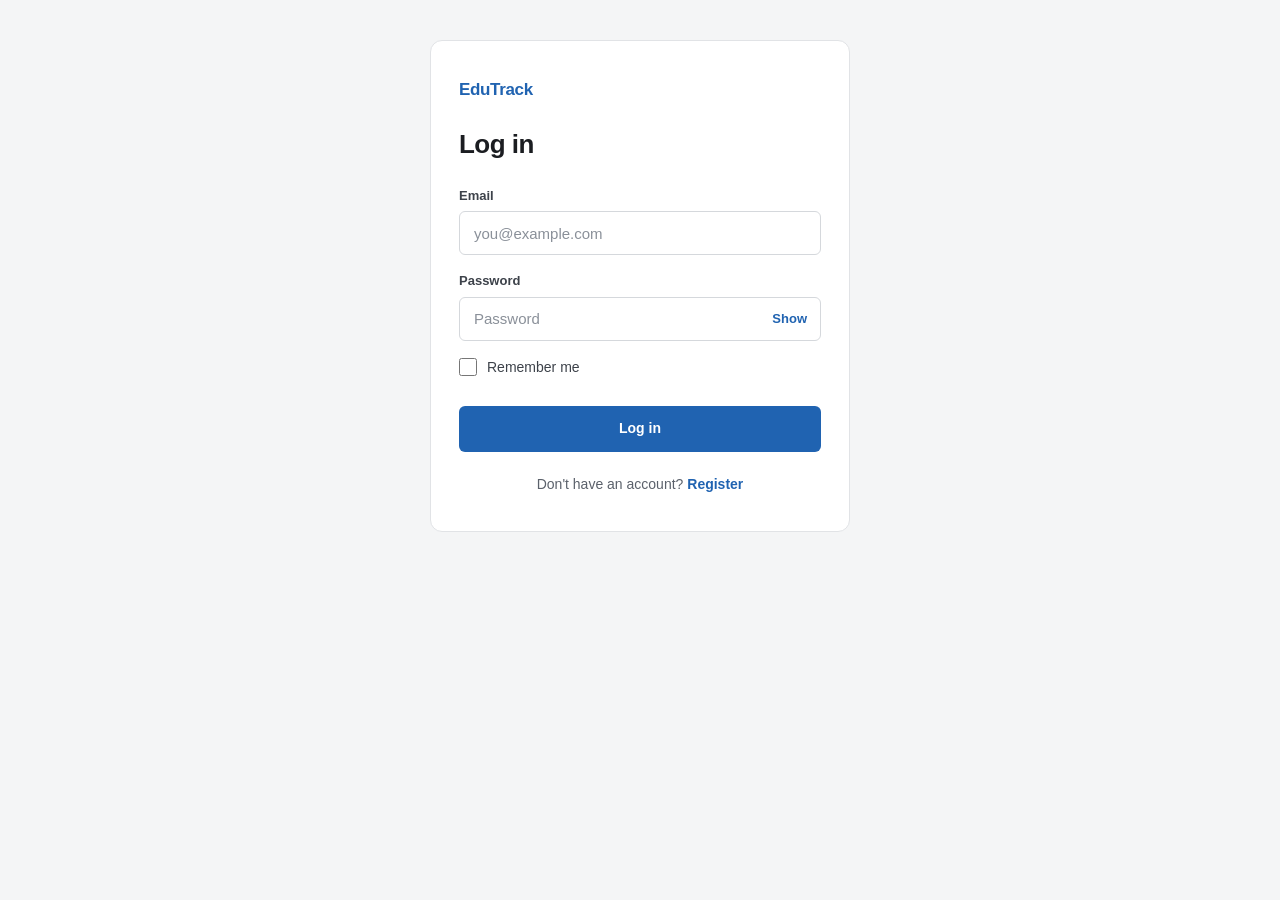
<file: pages/dashboard.html>
<!doctype html>
<html lang="en">
  <head>
    <meta charset="UTF-8" />
    <!-- Makes the page responsive on phones -->
    <meta name="viewport" content="width=device-width, initial-scale=1.0" />
    <title>Dashboard - EduTrack</title>

    <!-- CSS: main.css = shared styles, dashboard.css = styles of this page -->
    <link rel="stylesheet" href="../css/main.css" />
    <link rel="stylesheet" href="../css/dashborad.css" />
  </head>
  <body>
    <!-- Top bar: logo on the left, Log out button on the right -->
    <header class="site-header">
      <h4 class="logo">EduTrack</h4>
      <button type="button" id="logout-btn" class="btn btn-secondary">
        Log out
      </button>
    </header>

    <main class="dashboard">
      <!-- JS replaces this text with "Welcome, <name>" -->
      <h1 id="welcome" class="welcome">Welcome</h1>

      <!-- Two columns: profile on the left, courses on the right (one column on mobile) -->
      <div class="dashboard-grid">
        <!-- ===== Profile card ===== -->
        <section class="card profile-card">
          <!-- View mode: shows the profile details (JS fills the empty <dd> tags) -->
          <div id="profile-view">
            <h2 class="card-title">Profile</h2>
            <!-- Shown only if the profile fails to load -->
            <p id="profile-error" class="form-error" hidden>
              Could not load your profile.
            </p>
            <dl class="profile-list">
              <div>
                <dt>Name</dt>
                <dd id="view-name"></dd>
              </div>
              <div>
                <dt>Email</dt>
                <dd id="view-email"></dd>
              </div>
              <div>
                <dt>Student ID</dt>
                <dd id="view-student-id"></dd>
              </div>
            </dl>
            <button type="button" id="edit-btn" class="btn btn-secondary">
              Edit profile
            </button>
          </div>

          <!-- Edit mode: hidden until the user clicks "Edit profile" -->
          <form id="profile-form" novalidate hidden>
            <h2 class="card-title">Edit profile</h2>
            <!-- General error box (e.g. saving failed) -->
            <p id="form-error" class="form-error" role="alert" hidden></p>

            <div class="field">
              <label for="fullName">Full Name</label>
              <input type="text" id="fullName" name="fullName" />
              <p class="field-error"></p>
            </div>
            <div class="field">
              <label for="email">Email</label>
              <input type="email" id="email" name="email" />
              <p class="field-error"></p>
            </div>
            <div class="field">
              <label for="studentId">Student ID</label>
              <input type="text" id="studentId" name="studentId" />
              <p class="field-error"></p>
            </div>

            <div class="form-actions">
              <button type="submit" class="btn btn-primary">
                Save changes
              </button>
              <button type="button" id="cancel-btn" class="btn btn-secondary">
                Cancel
              </button>
            </div>
          </form>
        </section>

        <!-- ===== Enrolled courses card ===== -->
        <section class="card courses-card">
          <h2 class="card-title">Enrolled Courses</h2>
          <!-- Shown only if the courses fail to load -->
          <p id="courses-error" class="form-error" hidden>
            Could not load your courses.
          </p>

          <!-- Desktop version: a table (rows are added by JS into #courses-body) -->
          <table class="courses-table">
            <thead>
              <tr>
                <th>Course</th>
                <th>Teacher</th>
                <th>Score</th>
              </tr>
            </thead>
            <tbody id="courses-body"></tbody>
          </table>

          <!-- Mobile version: cards (added by JS). The CSS shows only one of the two versions -->
          <div id="courses-cards" class="courses-cards"></div>
        </section>
      </div>
    </main>

    <!-- type="module" is required because dashboard.js uses import/export -->
    <script type="module" src="../js/dashboard.js"></script>
  </body>
</html>
</file>
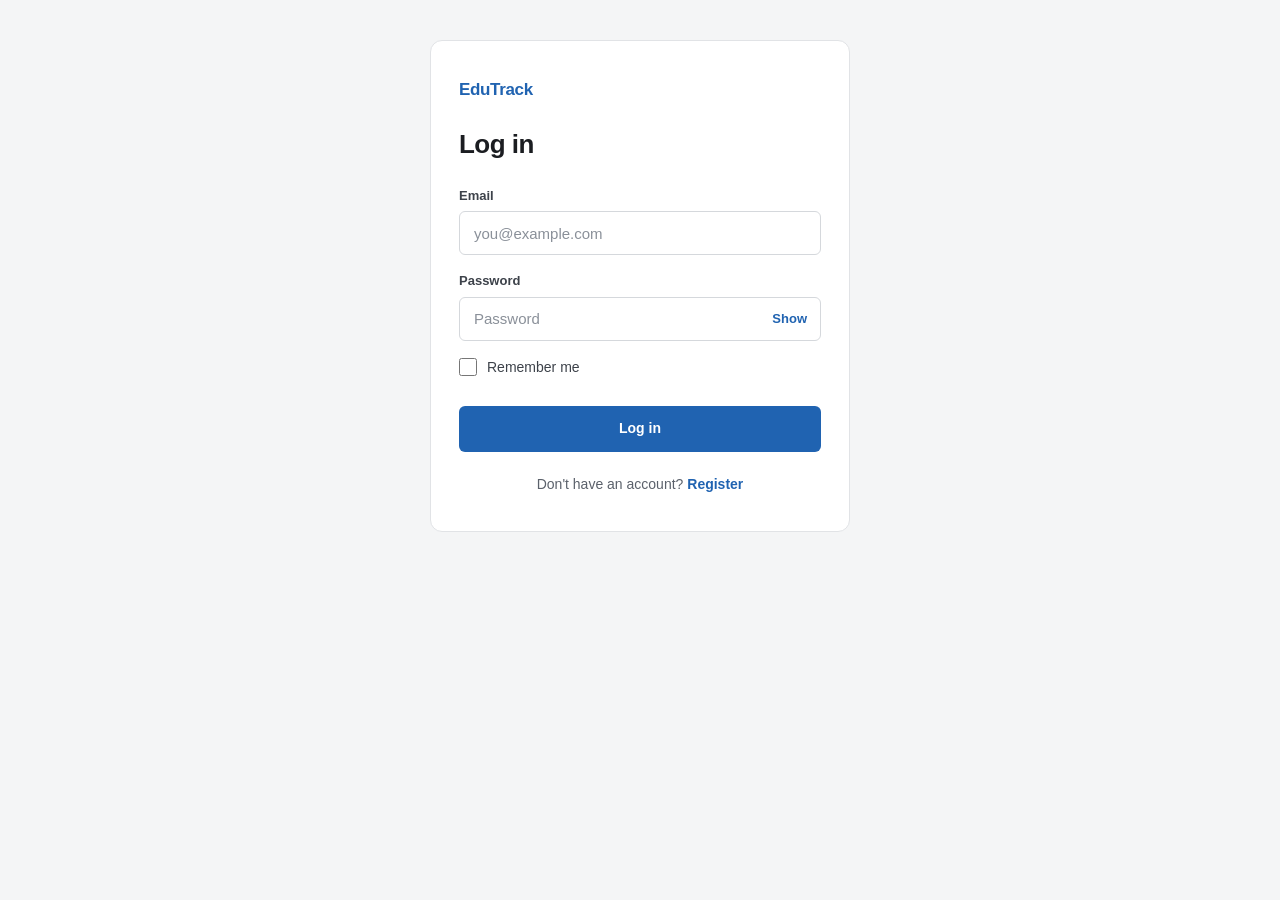
<file: pages/dashborad.html>
<!doctype html>
<html lang="en">
  <head>
    <meta charset="UTF-8" />
    <!-- Makes the page responsive on phones -->
    <meta name="viewport" content="width=device-width, initial-scale=1.0" />
    <title>Dashboard - EduTrack</title>

    <!-- CSS: main.css = shared styles, dashborad.css = styles of this page -->
    <link rel="stylesheet" href="../css/main.css" />
    <link rel="stylesheet" href="../css/dashborad.css" />
  </head>
  <body>
    <!-- Top bar: logo on the left, Log out button on the right -->
    <header class="site-header">
      <h4 class="logo">EduTrack</h4>
      <button type="button" id="logout-btn" class="btn btn-secondary">
        Log out
      </button>
    </header>

    <main class="dashboard">
      <!-- JS replaces this text with "Welcome, <name>" -->
      <h1 id="welcome" class="welcome">Welcome</h1>

      <!-- Two columns: profile on the left, courses on the right (one column on mobile) -->
      <div class="dashboard-grid">
        <!-- ===== Profile card ===== -->
        <section class="card profile-card">
          <!-- View mode: shows the profile details (JS fills the empty <dd> tags) -->
          <div id="profile-view">
            <h2 class="card-title">Profile</h2>
            <!-- Shown only if the profile fails to load -->
            <p id="profile-error" class="form-error" hidden>
              Could not load your profile.
            </p>
            <dl class="profile-list">
              <div>
                <dt>Name</dt>
                <dd id="view-name"></dd>
              </div>
              <div>
                <dt>Email</dt>
                <dd id="view-email"></dd>
              </div>
              <div>
                <dt>Student ID</dt>
                <dd id="view-student-id"></dd>
              </div>
            </dl>
            <button type="button" id="edit-btn" class="btn btn-secondary">
              Edit profile
            </button>
          </div>

          <!-- Edit mode: hidden until the user clicks "Edit profile" -->
          <form id="profile-form" novalidate hidden>
            <h2 class="card-title">Edit profile</h2>
            <!-- General error box (e.g. saving failed) -->
            <p id="form-error" class="form-error" role="alert" hidden></p>

            <div class="field">
              <label for="fullName">Full Name</label>
              <input type="text" id="fullName" name="fullName" />
              <p class="field-error"></p>
            </div>
            <div class="field">
              <label for="email">Email</label>
              <input type="email" id="email" name="email" />
              <p class="field-error"></p>
            </div>
            <div class="field">
              <label for="studentId">Student ID</label>
              <input type="text" id="studentId" name="studentId" />
              <p class="field-error"></p>
            </div>

            <div class="form-actions">
              <button type="submit" class="btn btn-primary">
                Save changes
              </button>
              <button type="button" id="cancel-btn" class="btn btn-secondary">
                Cancel
              </button>
            </div>
          </form>
        </section>

        <!-- ===== Enrolled courses card ===== -->
        <section class="card courses-card">
          <h2 class="card-title">Enrolled Courses</h2>
          <!-- Shown only if the courses fail to load -->
          <p id="courses-error" class="form-error" hidden>
            Could not load your courses.
          </p>

          <!-- Desktop version: a table (rows are added by JS into #courses-body) -->
          <table class="courses-table">
            <thead>
              <tr>
                <th>Course</th>
                <th>Teacher</th>
                <th>Score</th>
              </tr>
            </thead>
            <tbody id="courses-body"></tbody>
          </table>

          <!-- Mobile version: cards (added by JS). The CSS shows only one of the two versions -->
          <div id="courses-cards" class="courses-cards"></div>
        </section>
      </div>
    </main>

    <!-- type="module" is required because dashboard.js uses import/export -->
    <script type="module" src="../js/dashboard.js"></script>
  </body>
</html>
</file>
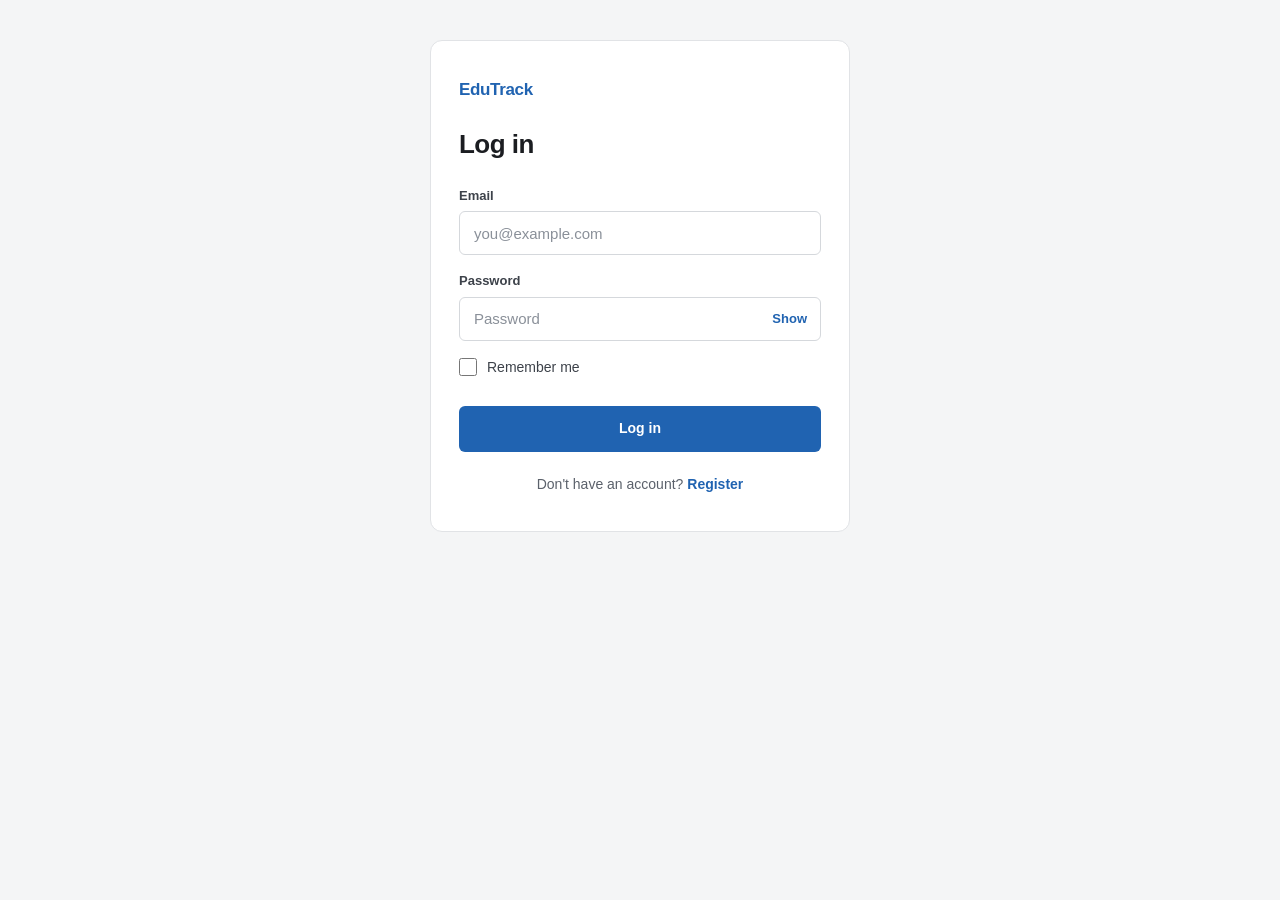
<file: pages/login.html>
<!doctype html>
<html lang="en">
  <head>
    <meta charset="UTF-8" />
    <!-- Makes the page responsive on phones -->
    <meta name="viewport" content="width=device-width, initial-scale=1.0" />
    <title>Log in - EduTrack</title>

    <!-- CSS: main.css = shared styles, login.css = styles of this page -->
    <link rel="stylesheet" href="../css/main.css" />
    <link rel="stylesheet" href="../css/login.css" />
  </head>
  <body>
    <!-- The white card in the middle of the page -->
    <main class="auth-card">
      <h4 class="logo">EduTrack</h4>
      <h1 class="title">Log in</h1>

      <!-- General error box (e.g. wrong email or password). Hidden until JS shows it -->
      <p id="form-error" class="form-error" role="alert" hidden></p>

      <!-- novalidate: we do the validation ourselves in JS instead of the browser popups -->
      <form id="login-form" novalidate>
        <!-- Email field. Each .field = label + input + a place for its error message -->
        <div class="field">
          <label for="email">Email</label>
          <input
            type="email"
            id="email"
            name="email"
            placeholder="you@example.com"
            autocomplete="email"
          />
          <p class="field-error"></p>
        </div>

        <!-- Password field with the Show/Hide button (handled by initPasswordToggles) -->
        <div class="field">
          <label for="password">Password</label>
          <div class="input-wrap">
            <input
              type="password"
              id="password"
              name="password"
              placeholder="Password"
              autocomplete="current-password"
            />
            <button type="button" class="toggle-password">Show</button>
          </div>
          <p class="field-error"></p>
        </div>

        <!-- Remember me: checked = localStorage, unchecked = sessionStorage -->
        <label class="checkbox">
          <input type="checkbox" name="remember" />
          <span>Remember me</span>
        </label>

        <button type="submit" class="btn btn-primary btn-block">Log in</button>
      </form>

      <!-- Link to the registration page -->
      <p class="auth-switch">
        Don't have an account? <a href="register.html">Register</a>
      </p>
    </main>

    <!-- type="module" is required because login.js uses import/export -->
    <script type="module" src="../js/login.js"></script>
  </body>
</html>
</file>
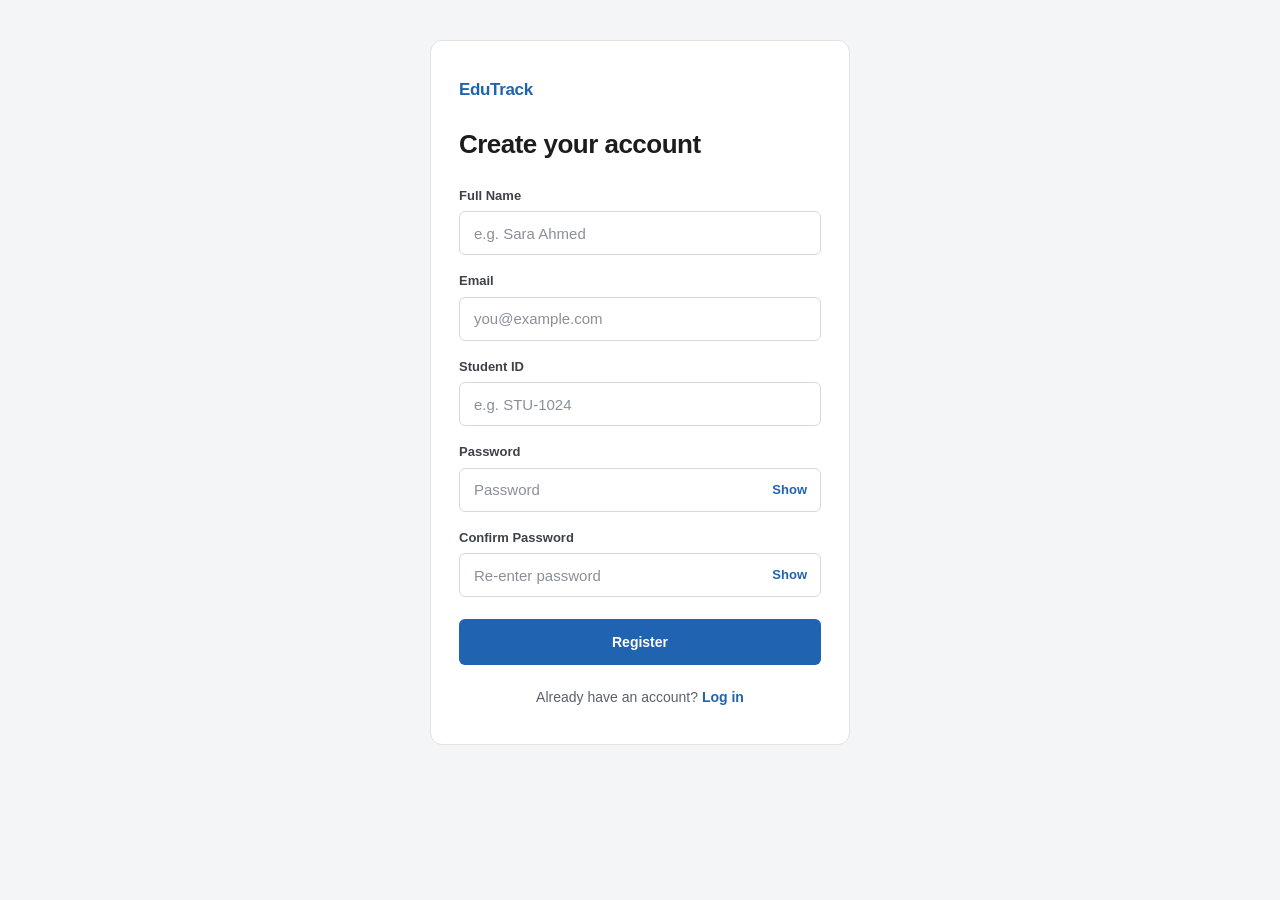
<file: pages/register.html>
<!doctype html>
<html lang="en">
  <head>
    <meta charset="UTF-8" />
    <!-- Makes the page responsive on phones -->
    <meta name="viewport" content="width=device-width, initial-scale=1.0" />
    <title>Register - EduTrack</title>

    <!-- CSS: main.css = shared styles, register.css = styles of this page -->
    <link rel="stylesheet" href="../css/main.css" />
    <link rel="stylesheet" href="../css/register.css" />
  </head>
  <body>
    <!-- The white card in the middle of the page -->
    <main class="auth-card">
      <h4 class="logo">EduTrack</h4>
      <h1 class="title">Create your account</h1>

      <!-- General error box (e.g. server not running). Hidden until JS shows it -->
      <p id="form-error" class="form-error" role="alert" hidden></p>

      <!-- novalidate: we do the validation ourselves in JS instead of the browser popups -->
      <form id="register-form" novalidate>
        <!-- Each .field = label + input + a place for its error message -->
        <div class="field">
          <label for="fullName">Full Name</label>
          <input
            type="text"
            id="fullName"
            name="fullName"
            placeholder="e.g. Sara Ahmed"
            autocomplete="name"
          />
          <p class="field-error"></p>
        </div>

        <div class="field">
          <label for="email">Email</label>
          <input
            type="email"
            id="email"
            name="email"
            placeholder="you@example.com"
            autocomplete="email"
          />
          <p class="field-error"></p>
        </div>

        <div class="field">
          <label for="studentId">Student ID</label>
          <input
            type="text"
            id="studentId"
            name="studentId"
            placeholder="e.g. STU-1024"
          />
          <p class="field-error"></p>
        </div>

        <!-- Password with the Show/Hide button -->
        <div class="field">
          <label for="password">Password</label>
          <div class="input-wrap">
            <input
              type="password"
              id="password"
              name="password"
              placeholder="Password"
              autocomplete="new-password"
            />
            <button type="button" class="toggle-password">Show</button>
          </div>
          <p class="field-error"></p>
        </div>

        <!-- Confirm password (must match the one above) -->
        <div class="field">
          <label for="confirmPassword">Confirm Password</label>
          <div class="input-wrap">
            <input
              type="password"
              id="confirmPassword"
              name="confirmPassword"
              placeholder="Re-enter password"
              autocomplete="new-password"
            />
            <button type="button" class="toggle-password">Show</button>
          </div>
          <p class="field-error"></p>
        </div>

        <button type="submit" class="btn btn-primary btn-block">
          Register
        </button>
      </form>

      <!-- Link back to the login page -->
      <p class="auth-switch">
        Already have an account? <a href="login.html">Log in</a>
      </p>
    </main>

    <!-- type="module" is required because register.js uses import/export -->
    <script type="module" src="../js/register.js"></script>
  </body>
</html>
</file>
<file: css/main.css>
/*
  main.css
  Styles shared by ALL pages: reset, design variables, base elements,
  form fields, buttons and cards. Page-specific styles are in the other css files.
*/

/* Global Settings: remove default browser spacing, and make width include padding+border */
* {
  box-sizing: border-box;
  margin: 0;
  padding: 0;
}

/* Variables: colors, fonts, spacing and sizes in one place.
   Use them with var(--name) so changing a value here changes it everywhere. */
:root {
  /* Colors — brand */
  --color-primary: oklch(0.5 0.14 255);
  --color-primary-hover: oklch(0.42 0.14 255);
  --color-primary-ring: oklch(0.5 0.14 255 / 0.15);

  /* Colors — neutrals */
  --color-bg: #f4f5f6;
  --color-surface: #ffffff;
  --color-text: #1b1d21;
  --color-text-secondary: #3d424a;
  --color-text-muted: #5b616b;
  --color-placeholder: #8a9099;
  --color-border: #e1e3e6;
  --color-border-input: #d5d8dc;
  --color-border-checkbox: #b9bdc4;
  --color-divider: #eef0f2;

  /* Colors — error */
  --color-error: oklch(0.53 0.18 25);
  --color-error-text: oklch(0.5 0.18 25);
  --color-error-bg: oklch(0.96 0.025 25);
  --color-error-border: oklch(0.85 0.07 25);
  --color-error-strong: oklch(0.42 0.16 25);

  /* Typography */
  --font-family: "Helvetica Neue", Helvetica, Arial, sans-serif;
  --font-size-xs: 12.5px; /* field errors, small labels */
  --font-size-sm: 13px; /* input labels, table head */
  --font-size-md: 14px; /* links, secondary buttons */
  --font-size-base: 15px; /* body, inputs, table cells */
  --font-size-lg: 17px; /* card titles */
  --font-size-xl: 26px; /* auth page title */
  --font-size-2xl: 32px; /* dashboard welcome */
  --font-weight-regular: 400;
  --font-weight-semibold: 600;
  --font-weight-bold: 700;
  --letter-spacing-tight: -0.02em;

  /* Spacing */
  --space-1: 4px;
  --space-2: 6px;
  --space-3: 10px;
  --space-4: 14px;
  --space-5: 16px;
  --space-6: 22px;
  --space-7: 28px;
  --space-8: 36px;
  --space-9: 40px;

  /* Radius */
  --radius-sm: 4px; /* checkbox */
  --radius-md: 6px; /* inputs, buttons */
  --radius-lg: 12px; /* cards */

  /* Sizes */
  --input-height: 44px;
  --button-height: 46px;
  --header-height: 64px;
  --auth-card-width: 420px;
  --profile-col-width: 360px;

  /* Focus */
  --focus-ring: 0 0 0 3px var(--color-primary-ring);
}

/* Makes the HTML `hidden` attribute always win (JS uses it to show/hide elements) */
[hidden] {
  display: none !important;
}

/* Base page look */
body {
  background-color: var(--color-bg);
  font-family: var(--font-family);
  font-size: var(--font-size-base);
  line-height: 1.5;
  color: var(--color-text);
}

/* Links */
a {
  color: var(--color-primary);
  text-decoration: none;
  font-weight: var(--font-weight-semibold);
}

a:hover {
  text-decoration: underline;
}

/* "EduTrack" logo text */
.logo {
  font-size: var(--font-size-lg);
  font-weight: var(--font-weight-bold);
  letter-spacing: var(--letter-spacing-tight);
  color: var(--color-primary);
}

/* Form fields: .field wraps label + input + error message */
.field {
  margin-bottom: var(--space-5);
}

.field label {
  display: block;
  margin-bottom: var(--space-2);
  font-size: var(--font-size-sm);
  font-weight: var(--font-weight-semibold);
  color: var(--color-text-secondary);
}

/* Text inputs */
.field input,
.input-wrap input {
  width: 100%;
  height: var(--input-height);
  padding: 0 var(--space-4);
  font: inherit;
  color: var(--color-text);
  background: var(--color-surface);
  border: 1px solid var(--color-border-input);
  border-radius: var(--radius-md);
}

/* Gray placeholder text */
.field input::placeholder {
  color: var(--color-placeholder);
}

/* Blue border + glow when the input is focused */
.field input:focus {
  outline: none;
  border-color: var(--color-primary);
  box-shadow: var(--focus-ring);
}

/* Red border when validation fails (class added by JS) */
.field input.invalid {
  border-color: var(--color-error);
}

/* Small red error text under an input (filled by JS) */
.field-error {
  min-height: 0;
  margin-top: var(--space-1);
  font-size: var(--font-size-xs);
  color: var(--color-error-text);
}

/* No space is taken when there is no error */
.field-error:empty {
  display: none;
}

/* Wrapper for a password input, so the Show/Hide button can sit inside it */
.input-wrap {
  position: relative;
}

/* Leave room on the right for the Show/Hide button */
.input-wrap input {
  padding-right: 64px;
}

/* The Show/Hide button, placed on the right edge of the input */
.toggle-password {
  position: absolute;
  top: 0;
  right: 0;
  height: var(--input-height);
  padding: 0 var(--space-4);
  font: inherit;
  font-size: var(--font-size-sm);
  font-weight: var(--font-weight-semibold);
  color: var(--color-primary);
  background: none;
  border: none;
  cursor: pointer;
}

/* Red box for general errors (wrong password, server down...) */
.form-error {
  margin-bottom: var(--space-5);
  padding: var(--space-3) var(--space-4);
  font-size: var(--font-size-md);
  color: var(--color-error-strong);
  background: var(--color-error-bg);
  border: 1px solid var(--color-error-border);
  border-radius: var(--radius-md);
}

/* Buttons: .btn is the base, the others change the color */
.btn {
  height: var(--button-height);
  padding: 0 var(--space-7);
  font: inherit;
  font-size: var(--font-size-md);
  font-weight: var(--font-weight-semibold);
  border-radius: var(--radius-md);
  border: 1px solid transparent;
  cursor: pointer;
}

/* Focus ring for keyboard users */
.btn:focus-visible {
  outline: none;
  box-shadow: var(--focus-ring);
}

/* Main action (blue) */
.btn-primary {
  color: #fff;
  background: var(--color-primary);
}

.btn-primary:hover {
  background: var(--color-primary-hover);
}

/* Secondary action (white with border) */
.btn-secondary {
  color: var(--color-text-secondary);
  background: var(--color-surface);
  border-color: var(--color-border-input);
}

.btn-secondary:hover {
  background: var(--color-bg);
}

/* Full-width button */
.btn-block {
  width: 100%;
}

/* Cards: white boxes with a border */
.card {
  background: var(--color-surface);
  border: 1px solid var(--color-border);
  border-radius: var(--radius-lg);
  padding: var(--space-7);
}

/* Title inside a card */
.card-title {
  margin-bottom: var(--space-5);
  font-size: var(--font-size-lg);
  font-weight: var(--font-weight-semibold);
}
</file>
<file: css/dashborad.css>
/*
  dashborad.css
  Styles of the Dashboard page only (shared styles are in main.css).
*/

/* ---------- Top bar ---------- */
.site-header {
  display: flex;
  justify-content: space-between; /* logo left, button right */
  align-items: center;
  height: var(--header-height);
  padding: 0 var(--space-8);
  background: var(--color-surface);
  border-bottom: 1px solid var(--color-border);
}

/* Smaller "Log out" button inside the top bar */
.site-header .btn {
  height: 38px;
  padding: 0 var(--space-5);
}

/* ---------- Page content ---------- */
/* Centered container with a maximum width */
.dashboard {
  max-width: 1100px;
  margin: 0 auto;
  padding: var(--space-8);
}

/* "Welcome, Sara Ahmed" */
.welcome {
  margin-bottom: var(--space-7);
  font-size: var(--font-size-2xl);
  font-weight: var(--font-weight-bold);
  letter-spacing: var(--letter-spacing-tight);
}

/* Two columns: fixed-width profile (left), courses take the rest (right) */
.dashboard-grid {
  display: grid;
  grid-template-columns: var(--profile-col-width) 1fr;
  gap: var(--space-7);
  align-items: start; /* each card has its own height */
}

/* ---------- Profile card ---------- */
.profile-list > div {
  margin-bottom: var(--space-5);
}

/* The small gray label (Name / Email / Student ID) */
.profile-list dt {
  font-size: var(--font-size-sm);
  color: var(--color-text-muted);
}

/* The value under the label */
.profile-list dd {
  font-weight: var(--font-weight-semibold);
  word-break: break-word; /* long emails don't overflow the card */
}

/* "Save changes" and "Cancel" side by side */
.form-actions {
  display: flex;
  gap: var(--space-3);
}

/* ---------- Courses: table (desktop) ---------- */
.courses-table {
  width: 100%;
  border-collapse: collapse;
}

.courses-table th,
.courses-table td {
  padding: var(--space-4) var(--space-3);
  text-align: left;
  border-bottom: 1px solid var(--color-divider);
}

/* Table header cells */
.courses-table th {
  font-size: var(--font-size-sm);
  font-weight: var(--font-weight-semibold);
  color: var(--color-text-muted);
}

/* No line under the last row */
.courses-table tbody tr:last-child td {
  border-bottom: none;
}

/* ---------- Courses: cards (mobile) ---------- */
/* Hidden on desktop; the media query below shows them on small screens */
.courses-cards {
  display: none;
}

.course-card {
  padding: var(--space-4) 0;
  border-bottom: 1px solid var(--color-divider);
}

.course-card:last-child {
  border-bottom: none;
}

/* Course name on the left, score on the right */
.course-card-head {
  display: flex;
  justify-content: space-between;
  gap: var(--space-4);
  font-weight: var(--font-weight-semibold);
}

/* Teacher name */
.course-card p {
  font-size: var(--font-size-md);
  color: var(--color-text-muted);
}

/* ---------- Mobile / tablet (screen narrower than 800px) ---------- */
@media (max-width: 800px) {
  .site-header {
    padding: 0 var(--space-5);
  }

  .dashboard {
    padding: var(--space-6) var(--space-5);
  }

  .welcome {
    font-size: var(--font-size-xl);
  }

  /* Stack the profile and courses in one column */
  .dashboard-grid {
    grid-template-columns: 1fr;
  }

  /* Swap the table for the cards */
  .courses-table {
    display: none;
  }

  .courses-cards {
    display: block;
  }
}
</file>
<file: css/login.css>
/*
  login.css
  Styles of the Login page only (shared styles are in main.css).
  Same layout as register.css, because both pages use the same card.
*/

/* Center the card horizontally, near the top of the page */
body {
  display: flex;
  justify-content: center;
  align-items: flex-start;
  min-height: 100vh;
  padding: var(--space-9) var(--space-5);
}

/* The white card that holds the form */
.auth-card {
  width: 100%;
  max-width: var(--auth-card-width);
  padding: var(--space-8) var(--space-7);
  background: var(--color-surface);
  border: 1px solid var(--color-border);
  border-radius: var(--radius-lg);
}

.auth-card .logo {
  margin-bottom: var(--space-6);
}

/* Page title ("Log in") */
.title {
  margin-bottom: var(--space-6);
  font-size: var(--font-size-xl);
  font-weight: var(--font-weight-bold);
  letter-spacing: var(--letter-spacing-tight);
}

/* "Remember me" row: checkbox next to its text */
.checkbox {
  display: flex;
  align-items: center;
  gap: var(--space-3);
  margin-bottom: var(--space-6);
  font-size: var(--font-size-md);
  color: var(--color-text-secondary);
  cursor: pointer;
}

.checkbox input {
  width: 18px;
  height: 18px;
  accent-color: var(--color-primary);
  border-radius: var(--radius-sm);
}

/* Small gap above the submit button */
.auth-card .btn-block {
  margin-top: var(--space-2);
}

/* "Don't have an account? Register" line */
.auth-switch {
  margin-top: var(--space-6);
  text-align: center;
  font-size: var(--font-size-md);
  color: var(--color-text-muted);
}

/* Mobile: less spacing so the card uses the full width */
@media (max-width: 480px) {
  body {
    padding: var(--space-5);
  }

  .auth-card {
    padding: var(--space-6) var(--space-5);
  }
}
</file>
<file: css/register.css>
/*
  register.css
  Styles of the Registration page only (shared styles are in main.css).
  Same layout as login.css, because both pages use the same card.
*/

/* Center the card horizontally, near the top of the page */
body {
  display: flex;
  justify-content: center;
  align-items: flex-start;
  min-height: 100vh;
  padding: var(--space-9) var(--space-5);
}

/* The white card that holds the form */
.auth-card {
  width: 100%;
  max-width: var(--auth-card-width);
  padding: var(--space-8) var(--space-7);
  background: var(--color-surface);
  border: 1px solid var(--color-border);
  border-radius: var(--radius-lg);
}

.auth-card .logo {
  margin-bottom: var(--space-6);
}

/* Page title ("Create your account") */
.title {
  margin-bottom: var(--space-6);
  font-size: var(--font-size-xl);
  font-weight: var(--font-weight-bold);
  letter-spacing: var(--letter-spacing-tight);
}

/* Checkbox row (not used on this page, kept identical to login.css) */
.checkbox {
  display: flex;
  align-items: center;
  gap: var(--space-3);
  margin-bottom: var(--space-6);
  font-size: var(--font-size-md);
  color: var(--color-text-secondary);
  cursor: pointer;
}

.checkbox input {
  width: 18px;
  height: 18px;
  accent-color: var(--color-primary);
  border-radius: var(--radius-sm);
}

/* Small gap above the submit button */
.auth-card .btn-block {
  margin-top: var(--space-2);
}

/* "Already have an account? Log in" line */
.auth-switch {
  margin-top: var(--space-6);
  text-align: center;
  font-size: var(--font-size-md);
  color: var(--color-text-muted);
}

/* Mobile: less spacing so the card uses the full width */
@media (max-width: 480px) {
  body {
    padding: var(--space-5);
  }

  .auth-card {
    padding: var(--space-6) var(--space-5);
  }
}
</file>
